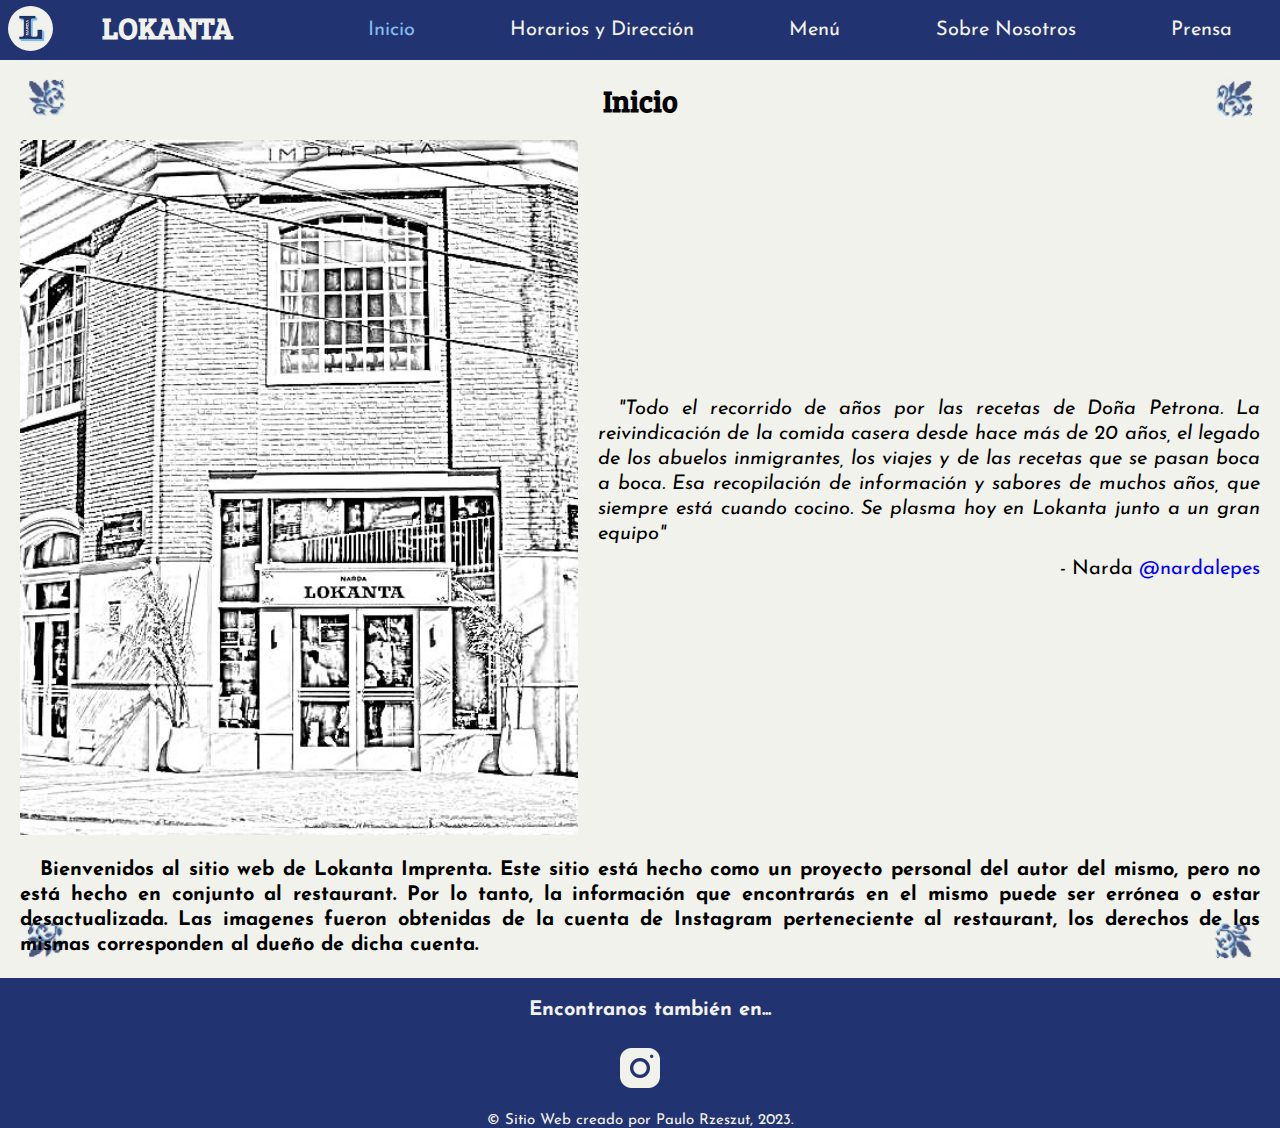
<file: index.html>
<!DOCTYPE html>
<html lang="en">
<head>
    <meta charset="UTF-8">
    <meta http-equiv="X-UA-Compatible" content="IE=edge">
    <meta name="viewport" content="width=device-width, initial-scale=1.0">
    <title>Inicio</title>
    <meta name="title" content="Inicio">
    <meta name="description" content="Sitio web de práctica realizado en base al restaurant Lokanta. No es un sitio oficial, por lo que el contenido puede ser erróneo o estar desactualizado.">
    <meta name="keywords" content="restaurant, lokanta, narda, lepes, narda lepes, inicio, práctica">
    <meta name="robots" content="index, follow">
    <meta http-equiv="Content-Type" content="text/html; charset=utf-8">
    <meta name="language" content="Spanish">


    <!-- Google Fonts -->
    <link rel="preconnect" href="https://fonts.googleapis.com">
    <link rel="preconnect" href="https://fonts.gstatic.com" crossorigin>
    <link href="https://fonts.googleapis.com/css2?family=Bree+Serif&family=Josefin+Sans:wght@300&display=swap" rel="stylesheet">

    <!-- Favicon -->
    <link rel="apple-touch-icon" sizes="180x180" href="./images/apple-touch-icon.png">
    <link rel="icon" type="image/png" sizes="32x32" href="./images/favicon-32x32.png">
    <link rel="icon" type="image/png" sizes="16x16" href="./images/favicon-16x16.png">
    <link rel="manifest" href="./images/site.webmanifest">

    <!-- CSS -->
    <link rel="stylesheet" href="./css/styles.css">
</head>
<body>
    <div class="body">
        <header class="header">
            <a href="./index.html">
                <div class="header__static">
                        <div class="header__static__logo">
                            <img src="./images/logo.webp" alt="Logo de Lokanta">
                        </div>
                        <h1 class="header__static__title">
                            LOKANTA
                        </h1>
                </div>
            </a>
            <nav class="header__navbar">
                <div class="header__navbar__icon">
                    <div class="header__navbar__icon__line">
                    </div>
                    <div class="header__navbar__icon__line">
                    </div>
                    <div class="header__navbar__icon__line">
                    </div>
                </div>
                <ul class="header__navbar__ul">
                    <li class="header__navbar__ul__li active">
                        <a href="./index.html">
                            Inicio
                        </a>
                    </li>
                    <li class="header__navbar__ul__li">
                        <a href="./pages/horarios.html">
                            Horarios y Dirección
                        </a>
                    </li>
                    <li class="header__navbar__ul__li">
                        <a href="./pages/menu.html">
                            Menú
                        </a>
                    </li>
                    <li class="header__navbar__ul__li">
                        <a href="./pages/sobreNosotros.html">
                            Sobre Nosotros
                        </a>
                    </li>
                    <li class="header__navbar__ul__li">
                        <a href="./pages/prensa.html">
                            Prensa
                        </a>
                    </li>
                </ul>
            </nav>
        </header>
        <main class="index">
            <div class="esquinero__contenedor">
                <div class="esquinero bl">
                    <img src="./images/esquinero4.png" alt="Imagen tipo mosaico para decorar esquina">
                </div>
                <div class="esquinero br">
                    <img src="./images/esquinero1.png" alt="Imagen tipo mosaico para decorar esquina">
                </div>
                <div class="esquinero tl">
                    <img src="./images/esquinero3.png" alt="Imagen tipo mosaico para decorar esquina">
                </div>
                <div class="esquinero tr">
                    <img src="./images/esquinero2.png" alt="Imagen tipo mosaico para decorar esquina">
                </div>
            </div>
            <h2>
                Inicio
            </h2>
            <div class="index__container">
                <aside class="index__aside">
                    <img src="./images/imagen_lokanta.jpg" alt="Fachada del restaurant Lokanta.">
                </aside>
                <section class="index__section">
                    <p class="index__section__cita">
                        "Todo el recorrido de años por las recetas de Doña Petrona. La reivindicación de la comida casera 
                        desde hace más de 20 años, el legado de los abuelos inmigrantes, los viajes y de las recetas que se pasan boca a boca. 
                        Esa recopilación de información y sabores de muchos años, que siempre está cuando cocino. Se plasma hoy en Lokanta junto a un gran equipo"
                    </p>
                    <p class="index__section__autor">
                        - Narda <a href="https://www.instagram.com/nardalepes/?hl=es">@nardalepes</a>
                    </p>
                </section>
            </div>
            <section>
                <p class="index__section__aclaracion">
                    Bienvenidos al sitio web de Lokanta Imprenta. Este sitio está hecho como un proyecto personal del autor del mismo,
                    pero no está hecho en conjunto al restaurant. Por lo tanto, la información que encontrarás en el mismo puede ser
                    errónea o estar desactualizada. Las imagenes fueron obtenidas de la cuenta de Instagram perteneciente al restaurant,
                    los derechos de las mismas corresponden al dueño de dicha cuenta.
                </p>
            </section>
        </main>
        <footer class="footer">
            <div class="footer__redes">
                <p>
                    Encontranos también en...
                </p>
                <ul>
                    <li>
                        <a href="https://www.instagram.com/lokantaimprenta/?hl=es">
                            <img src="./images/icono_instagram.png" alt="Icono de Instagram">
                        </a>
                    </li>
                </ul>
            </div>
            <a href="https://paulo.ar" target="_blank">
                © Sitio Web creado por Paulo Rzeszut, 2023.
            </a>
        </footer>
    </div>
</body>
<script src="./js/scripts.js"></script>
</html>
</file>
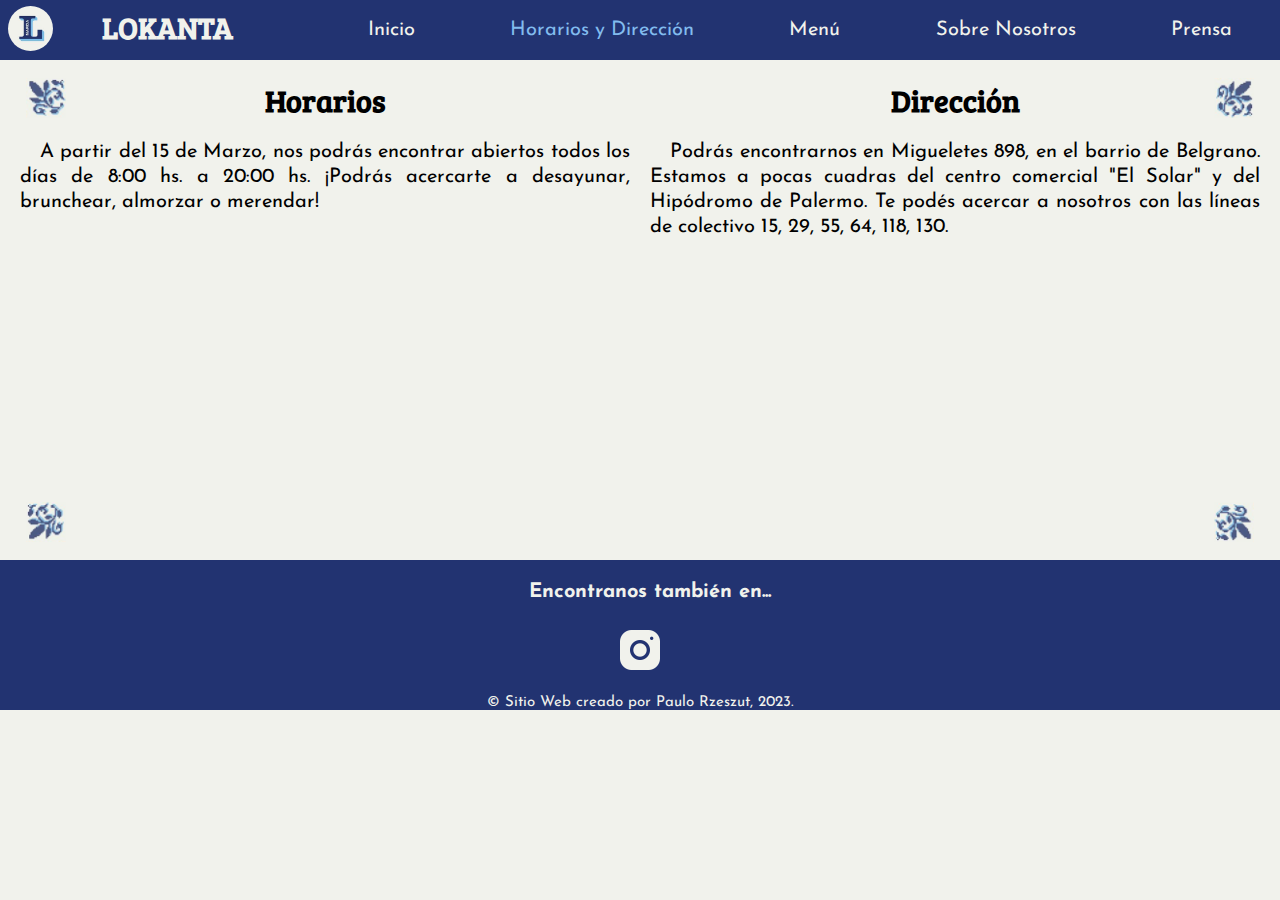
<file: pages/horarios.html>
<!DOCTYPE html>
<html lang="en">
<head>
    <meta charset="UTF-8">
    <meta http-equiv="X-UA-Compatible" content="IE=edge">
    <meta name="viewport" content="width=device-width, initial-scale=1.0">
    <title>Horarios y Dirección</title>
    <meta name="title" content="Horarios y Dirección">
    <meta name="description" content="Sitio web de práctica realizado en base al restaurant Lokanta. No es un sitio oficial, por lo que el contenido puede ser erróneo o estar desactualizado. En esta página encontrarás los horarios y dirección del restaurant.">
    <meta name="keywords" content="restaurant, lokanta, narda, lepes, narda lepes, inicio, práctica, horarios, dirección">
    <meta name="robots" content="index, follow">
    <meta http-equiv="Content-Type" content="text/html; charset=utf-8">
    <meta name="language" content="Spanish">


    <!-- Google Fonts -->
    <link rel="preconnect" href="https://fonts.googleapis.com">
    <link rel="preconnect" href="https://fonts.gstatic.com" crossorigin>
    <link href="https://fonts.googleapis.com/css2?family=Bree+Serif&family=Josefin+Sans:wght@300&display=swap" rel="stylesheet">

    <!-- Favicon -->
    <link rel="apple-touch-icon" sizes="180x180" href="../images/apple-touch-icon.png">
    <link rel="icon" type="image/png" sizes="32x32" href="../images/favicon-32x32.png">
    <link rel="icon" type="image/png" sizes="16x16" href="../images/favicon-16x16.png">
    <link rel="manifest" href="../images/site.webmanifest">

    <!-- CSS -->
    <link rel="stylesheet" href="../css/styles.css">
</head>
<body>
    <div class="body">
        <header class="header">
            <a href="../index.html">
                <div class="header__static">
                        <div class="header__static__logo">
                            <img src="../images/logo.webp" alt="Logo de Lokanta">
                        </div>
                        <h1 class="header__static__title">
                            LOKANTA
                        </h1>
                </div>
            </a>
            <nav class="header__navbar">
                <div class="header__navbar__icon">
                    <div class="header__navbar__icon__line">
                    </div>
                    <div class="header__navbar__icon__line">
                    </div>
                    <div class="header__navbar__icon__line">
                    </div>
                </div>
                <ul class="header__navbar__ul">
                    <li class="header__navbar__ul__li">
                        <a href="../index.html">
                            Inicio
                        </a>
                    </li>
                    <li class="header__navbar__ul__li active">
                        <a href="./horarios.html">
                            Horarios y Dirección
                        </a>
                    </li>
                    <li class="header__navbar__ul__li">
                        <a href="./menu.html">
                            Menú
                        </a>
                    </li>
                    <li class="header__navbar__ul__li">
                        <a href="./sobreNosotros.html">
                            Sobre Nosotros
                        </a>
                    </li>
                    <li class="header__navbar__ul__li">
                        <a href="./prensa.html">
                            Prensa
                        </a>
                    </li>
                </ul>
            </nav>
        </header>
        <main class="horarios">
            <div class="esquinero__contenedor">
                <div class="esquinero bl">
                    <img src="../images/esquinero4.png" alt="Imagen tipo mosaico para decorar esquina">
                </div>
                <div class="esquinero br">
                    <img src="../images/esquinero1.png" alt="Imagen tipo mosaico para decorar esquina">
                </div>
                <div class="esquinero tl">
                    <img src="../images/esquinero3.png" alt="Imagen tipo mosaico para decorar esquina">
                </div>
                <div class="esquinero tr">
                    <img src="../images/esquinero2.png" alt="Imagen tipo mosaico para decorar esquina">
                </div>
            </div>
            <div class="horarios__container">
                <section class="horarios__horarios">
                    <h2>
                        Horarios
                    </h2>
                    <p>
                        A partir del 15 de Marzo, nos podrás encontrar abiertos todos los días de 8:00 hs. a 20:00 hs. ¡Podrás
                        acercarte a desayunar, brunchear, almorzar o merendar!
                    </p>
                </section>
                <section class="horarios__direccion">
                    <h2>
                        Dirección
                    </h2>
                    <p>
                        Podrás encontrarnos en Migueletes 898, en el barrio de Belgrano. Estamos a pocas cuadras del
                        centro comercial "El Solar" y del Hipódromo de Palermo. Te podés acercar a nosotros con las líneas de colectivo
                        15, 29, 55, 64, 118, 130.
                    </p>
                    <iframe class="horarios__direccion__mapa--sm" src="https://www.google.com/maps/embed?pb=!1m18!1m12!1m3!1d821.3803234085191!2d-58.43530785442924!3d-34.56567402810021!2m3!1f0!2f0!3f0!3m2!1i1024!2i768!4f13.1!3m3!1m2!1s0x95bcb5faa193dadd%3A0x70ceb3e62f73f6d3!2sLokanta%20Imprenta!5e0!3m2!1ses!2sar!4v1679504520304!5m2!1ses!2sar" width="250" height="250" style="border:0;" allowfullscreen="" loading="lazy" referrerpolicy="no-referrer-when-downgrade" aria-label="Mapa con la ubicación del restaurant."></iframe>
                    <iframe class="horarios__direccion__mapa--md" src="https://www.google.com/maps/embed?pb=!1m18!1m12!1m3!1d821.3803234085191!2d-58.43530785442924!3d-34.56567402810021!2m3!1f0!2f0!3f0!3m2!1i1024!2i768!4f13.1!3m3!1m2!1s0x95bcb5faa193dadd%3A0x70ceb3e62f73f6d3!2sLokanta%20Imprenta!5e0!3m2!1ses!2sar!4v1679504520304!5m2!1ses!2sar" width="400" height="300" style="border:0;" allowfullscreen="" loading="lazy" referrerpolicy="no-referrer-when-downgrade" aria-label="Mapa con la ubicación del restaurant."></iframe>
                </section>
            </div>
        </main>
        <footer class="footer">
            <div class="footer__redes">
                <p>
                    Encontranos también en...
                </p>
                <ul>
                    <li>
                        <a href="https://www.instagram.com/lokantaimprenta/?hl=es">
                            <img src="../images/icono_instagram.png" alt="Icono de Instagram">
                        </a>
                    </li>
                </ul>
            </div>
            <a href="https://paulo.ar" target="_blank">
                © Sitio Web creado por Paulo Rzeszut, 2023.
            </a>
        </footer>
    </div>
</body>
<script src="../js/scripts.js"></script>
</html>
</file>
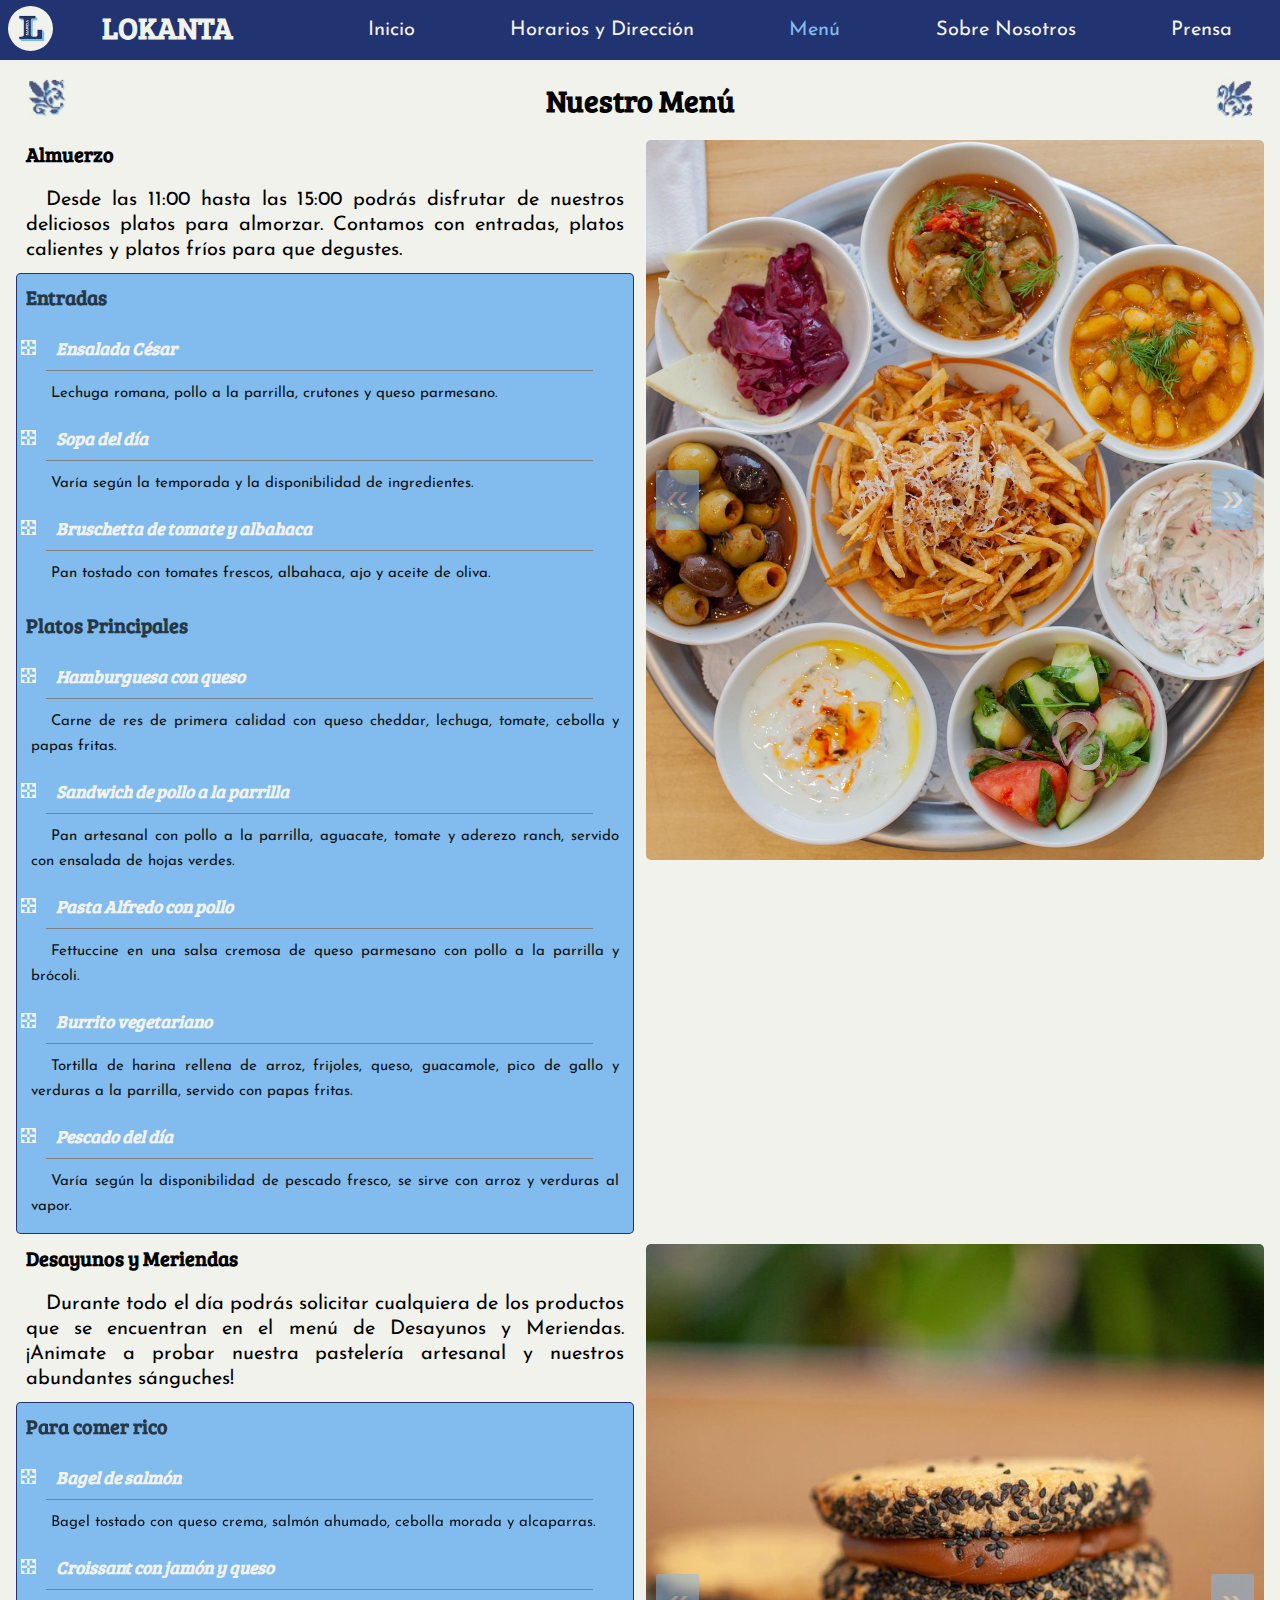
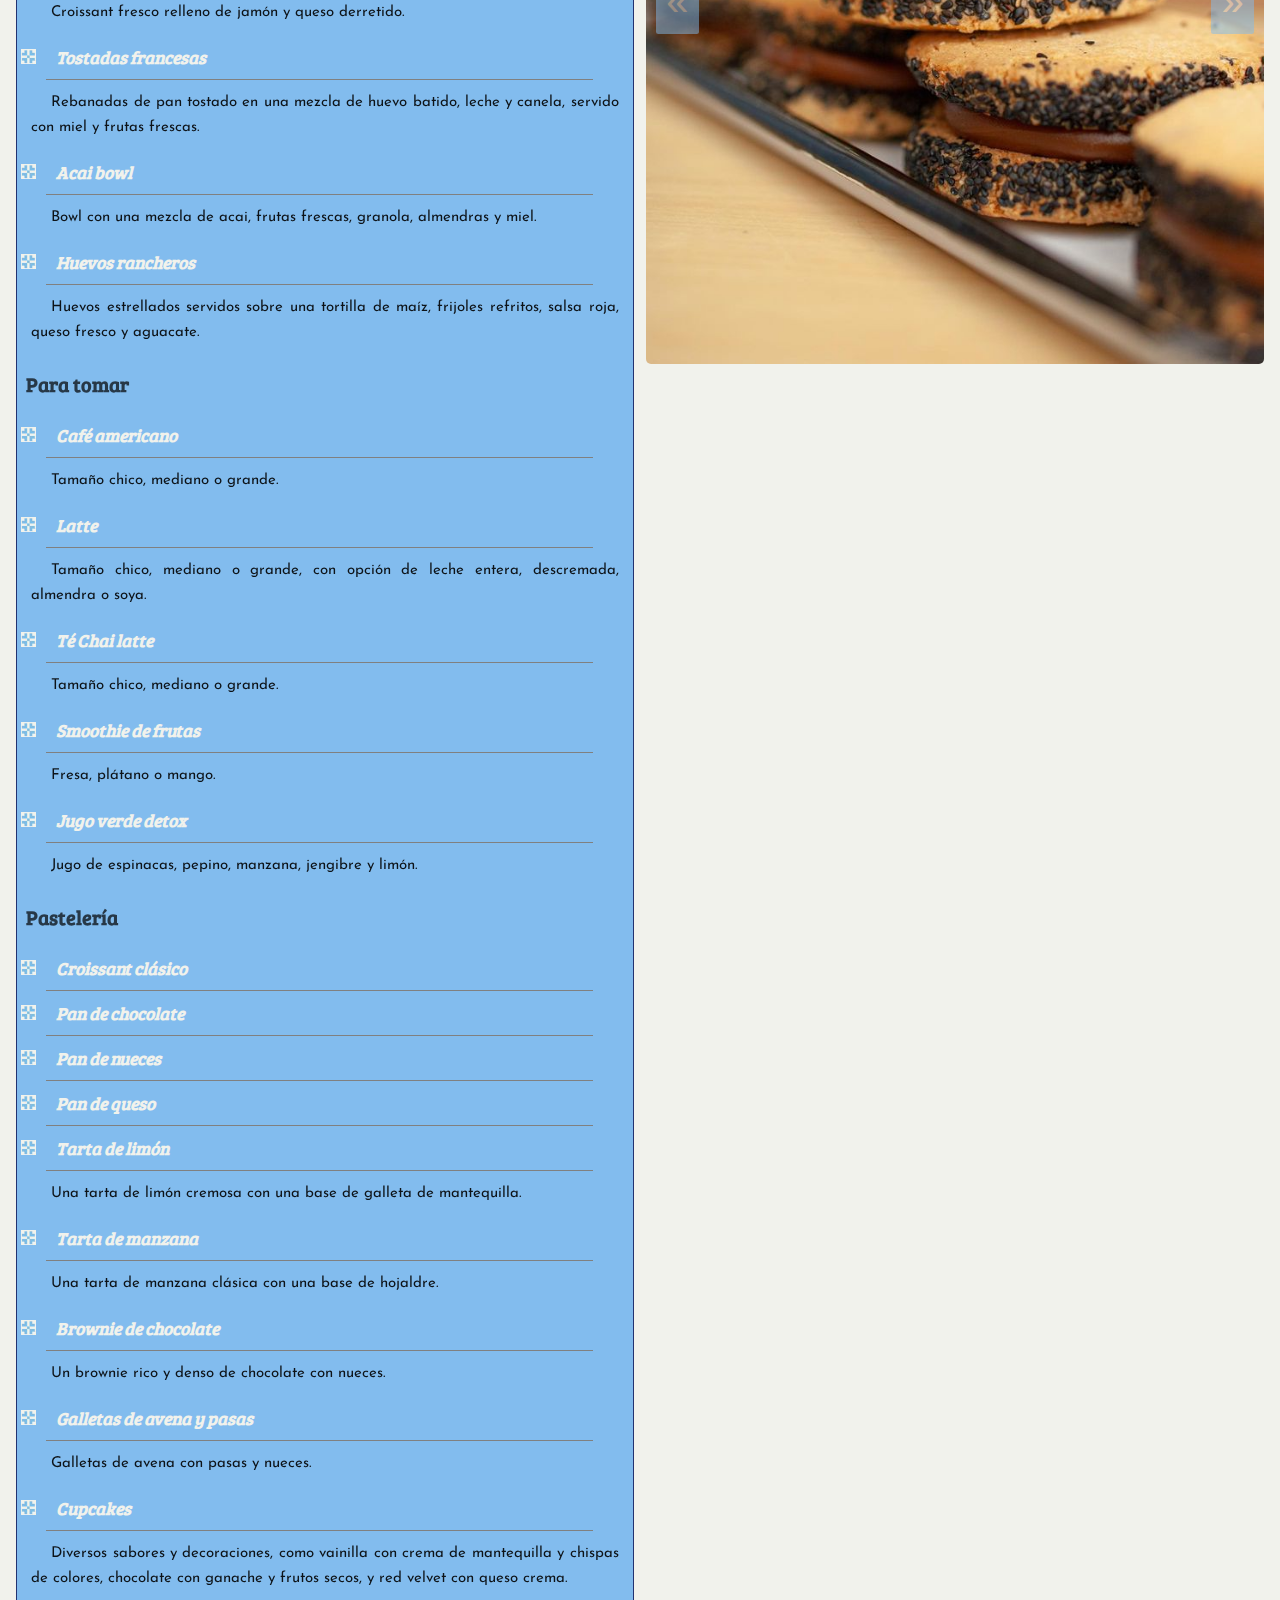
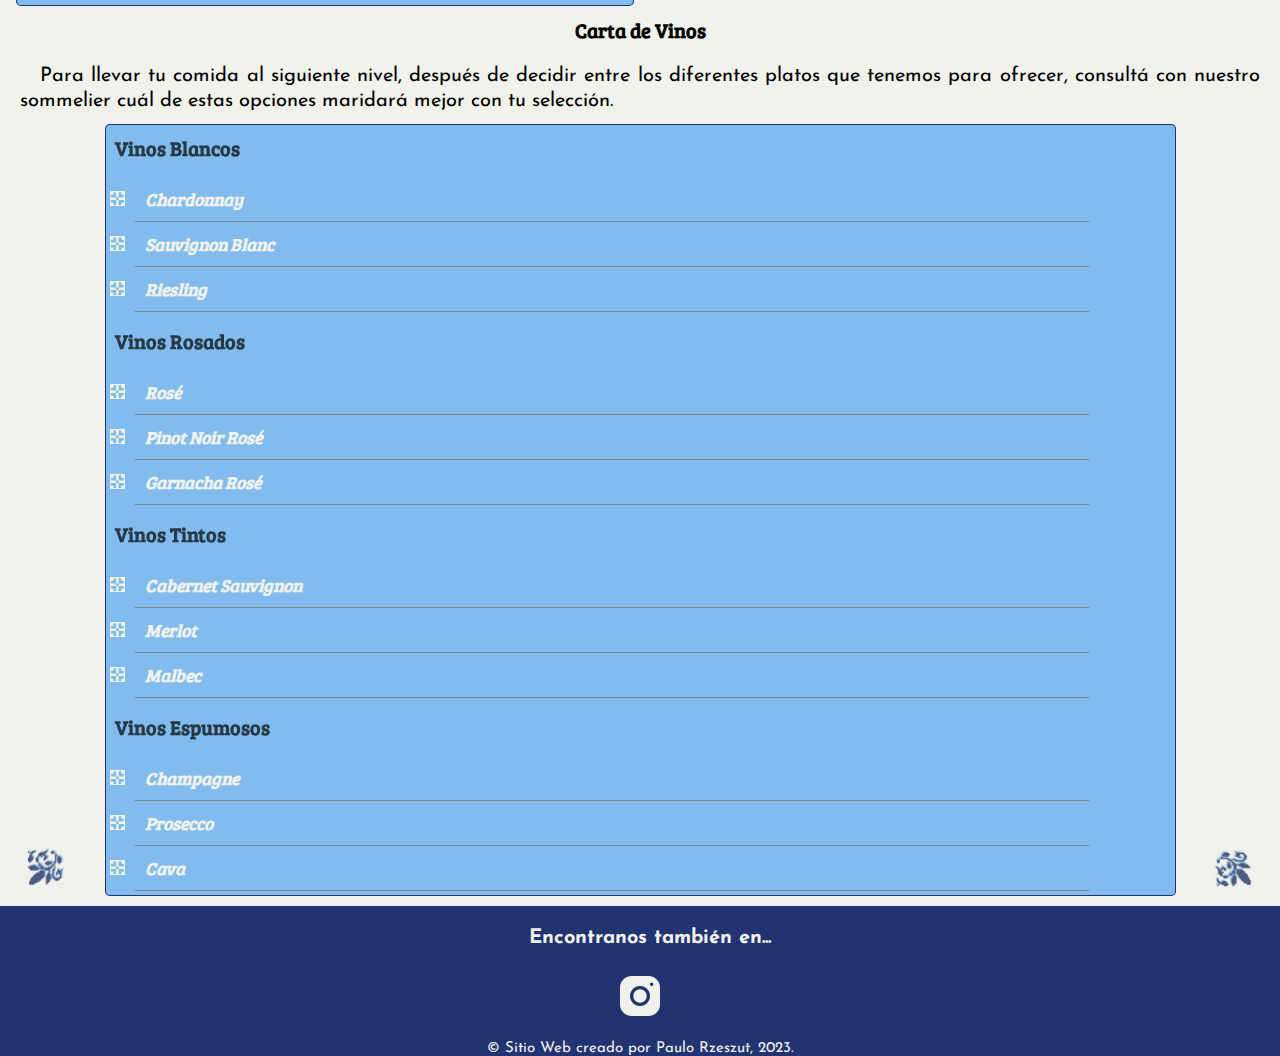
<file: pages/menu.html>
<!DOCTYPE html>
<html lang="en">
<head>
    <meta charset="UTF-8">
    <meta http-equiv="X-UA-Compatible" content="IE=edge">
    <meta name="viewport" content="width=device-width, initial-scale=1.0">
    <title>Horarios y Dirección</title>
    <meta name="title" content="Horarios y Dirección">
    <meta name="description" content="Sitio web de práctica realizado en base al restaurant Lokanta. No es un sitio oficial, por lo que el contenido puede ser erróneo o estar desactualizado. En esta página encontrarás los horarios y dirección del restaurant.">
    <meta name="keywords" content="restaurant, lokanta, narda, lepes, narda lepes, inicio, práctica, horarios, dirección">
    <meta name="robots" content="index, follow">
    <meta http-equiv="Content-Type" content="text/html; charset=utf-8">
    <meta name="language" content="Spanish">


    <!-- Google Fonts -->
    <link rel="preconnect" href="https://fonts.googleapis.com">
    <link rel="preconnect" href="https://fonts.gstatic.com" crossorigin>
    <link href="https://fonts.googleapis.com/css2?family=Bree+Serif&family=Josefin+Sans:wght@300&display=swap" rel="stylesheet">

    <!-- Favicon -->
    <link rel="apple-touch-icon" sizes="180x180" href="../images/apple-touch-icon.png">
    <link rel="icon" type="image/png" sizes="32x32" href="../images/favicon-32x32.png">
    <link rel="icon" type="image/png" sizes="16x16" href="../images/favicon-16x16.png">
    <link rel="manifest" href="../images/site.webmanifest">

    <!-- CSS -->
    <link rel="stylesheet" href="../css/styles.css">
</head>
<body>
    <div class="body">
        <header class="header">
            <a href="../index.html">
                <div class="header__static">
                        <div class="header__static__logo">
                            <img src="../images/logo.webp" alt="Logo de Lokanta">
                        </div>
                        <h1 class="header__static__title">
                            LOKANTA
                        </h1>
                </div>
            </a>
            <nav class="header__navbar">
                <div class="header__navbar__icon">
                    <div class="header__navbar__icon__line">
                    </div>
                    <div class="header__navbar__icon__line">
                    </div>
                    <div class="header__navbar__icon__line">
                    </div>
                </div>
                <ul class="header__navbar__ul">
                    <li class="header__navbar__ul__li">
                        <a href="../index.html">
                            Inicio
                        </a>
                    </li>
                    <li class="header__navbar__ul__li">
                        <a href="./horarios.html">
                            Horarios y Dirección
                        </a>
                    </li>
                    <li class="header__navbar__ul__li active">
                        <a href="./menu.html">
                            Menú
                        </a>
                    </li>
                    <li class="header__navbar__ul__li">
                        <a href="./sobreNosotros.html">
                            Sobre Nosotros
                        </a>
                    </li>
                    <li class="header__navbar__ul__li">
                        <a href="./prensa.html">
                            Prensa
                        </a>
                    </li>
                </ul>
            </nav>
        </header>
        <main class="menu">
            <div class="esquinero__contenedor">
                <div class="esquinero bl">
                    <img src="../images/esquinero4.png" alt="Imagen tipo mosaico para decorar esquina">
                </div>
                <div class="esquinero br">
                    <img src="../images/esquinero1.png" alt="Imagen tipo mosaico para decorar esquina">
                </div>
                <div class="esquinero tl">
                    <img src="../images/esquinero3.png" alt="Imagen tipo mosaico para decorar esquina">
                </div>
                <div class="esquinero tr">
                    <img src="../images/esquinero2.png" alt="Imagen tipo mosaico para decorar esquina">
                </div>
            </div>
            <h2>
                Nuestro Menú
            </h2>
            <div class="menu__container">
                <section class="menu__section">
                    <h3>
                        Almuerzo
                    </h3>
                    <p>
                        Desde las 11:00 hasta las 15:00 podrás disfrutar de nuestros deliciosos platos para almorzar.
                        Contamos con entradas, platos calientes y platos fríos para que degustes.
                    </p>
                    <div class="comidas">
                        <h3>
                            Entradas
                        </h3>
                        <ul>
                            <li>
                                <h4>
                                    Ensalada César
                                </h4>
                                <p>
                                    Lechuga romana, pollo a la parrilla, crutones y queso parmesano.
                                </p>
                            </li>
                            <li>
                                <h4>
                                    Sopa del día
                                </h4>
                                <p>
                                    Varía según la temporada y la disponibilidad de ingredientes.
                                </p>
                            </li>
                            <li>
                                <h4>
                                    Bruschetta de tomate y albahaca
                                </h4>
                                <p>
                                    Pan tostado con tomates frescos, albahaca, ajo y aceite de oliva.
                                </p>
                            </li>
                        </ul>
                        <h3>
                            Platos Principales
                        </h3>
                        <ul>
                            <li>
                                <h4>
                                    Hamburguesa con queso
                                </h4>
                                <p>
                                    Carne de res de primera calidad con queso cheddar, lechuga, tomate, cebolla y papas fritas.
                                </p>
                            </li>
                            <li>
                                <h4>
                                    Sandwich de pollo a la parrilla
                                </h4>
                                <p>
                                    Pan artesanal con pollo a la parrilla, aguacate, tomate y aderezo ranch, servido con ensalada de hojas verdes.
                                </p>
                            </li>
                            <li>
                                <h4>
                                    Pasta Alfredo con pollo
                                </h4>
                                <p>
                                    Fettuccine en una salsa cremosa de queso parmesano con pollo a la parrilla y brócoli.
                                </p>
                            </li>
                            <li>
                                <h4>
                                    Burrito vegetariano
                                </h4>
                                <p>
                                    Tortilla de harina rellena de arroz, frijoles, queso, guacamole, pico de gallo y verduras a la parrilla, servido con papas fritas.
                                </p>
                            </li>
                            <li>
                                <h4>
                                    Pescado del día
                                </h4>
                                <p>
                                    Varía según la disponibilidad de pescado fresco, se sirve con arroz y verduras al vapor.
                                </p>
                            </li>
                        </ul>
                    </div>
                </section>
                <aside class="menu__imagenes">
                    <div class="menu__imagenes__sm">
                        <img src="../images/almuerzo01.webp" alt="Foto de comida 1.">
                    </div>
                    <div class="menu__imagenes__md carousel" data-carousel>
                        <button class="carousel__boton prev" data-carousel-button="prev">&#171;</button>
                        <button class="carousel__boton next" data-carousel-button="next">&#187;</button>
                        <ul data-slides>
                            <li class="slide" data-active>
                                <img src="../images/almuerzo01.webp" alt="Foto de comida 1">
                            </li>
                            <li class="slide">
                                <img src="../images/almuerzo02.webp" alt="Foto de comida 2">
                            </li>
                            <li class="slide">
                                <img src="../images/almuerzo03.webp" alt="Foto de comida 3">
                            </li>
                            <li class="slide">
                                <img src="../images/almuerzo04.webp" alt="Foto de comida 4">
                            </li>
                        </ul>
                    </div>
                </aside>
            </div>
            <div class="menu__container">
                <section class="menu__section menu__desayunoMerienda">
                    <h3>
                        Desayunos y Meriendas
                    </h3>
                    <p>
                    Durante todo el día podrás solicitar cualquiera de los productos que se encuentran en el menú
                    de Desayunos y Meriendas. ¡Animate a probar nuestra pastelería artesanal y nuestros abundantes sánguches!
                    </p>
                    <div class="comidas">
                        <h3>
                            Para comer rico
                        </h3>
                        <ul>
                            <li>
                                <h4>
                                    Bagel de salmón
                                </h4>
                                <p>
                                    Bagel tostado con queso crema, salmón ahumado, cebolla morada y alcaparras.
                                </p>
                            </li>
                            <li>
                                <h4>
                                    Croissant con jamón y queso
                                </h4>
                                <p>
                                    Croissant fresco relleno de jamón y queso derretido.
                                </p>
                            </li>
                            <li>
                                <h4>
                                    Tostadas francesas
                                </h4>
                                <p>
                                    Rebanadas de pan tostado en una mezcla de huevo batido, leche y canela, servido con miel y frutas frescas.
                                </p>
                            </li>
                            <li>
                                <h4>
                                    Acai bowl
                                </h4>
                                <p>
                                    Bowl con una mezcla de acai, frutas frescas, granola, almendras y miel.
                                </p>
                            </li>
                            <li>
                                <h4>
                                    Huevos rancheros
                                </h4>
                                <p>
                                    Huevos estrellados servidos sobre una tortilla de maíz, frijoles refritos, salsa roja, queso fresco y aguacate.
                                </p>
                            </li>
                        </ul>
                        <h3>
                            Para tomar
                        </h3>
                        <ul>
                            <li>
                                <h4>
                                    Café americano
                                </h4>
                                <p>
                                    Tamaño chico, mediano o grande.
                                </p>
                            </li>
                            <li>
                                <h4>
                                    Latte 
                                </h4>
                                <p>
                                    Tamaño chico, mediano o grande, con opción de leche entera, descremada, almendra o soya.
                                </p>
                            </li>
                            <li>
                                <h4>
                                    Té Chai latte
                                </h4>
                                <p>
                                    Tamaño chico, mediano o grande.
                                </p>
                            </li>
                            <li>
                                <h4>
                                    Smoothie de frutas
                                </h4>
                                <p>
                                    Fresa, plátano o mango.
                                </p>
                            </li>
                            <li>
                                <h4>
                                    Jugo verde detox
                                </h4>
                                <p>
                                    Jugo de espinacas, pepino, manzana, jengibre y limón.
                                </p>
                        </ul>
                        <h3>
                            Pastelería
                        </h3>
                        <ul>
                            <li>
                                <h4>
                                    Croissant clásico
                                </h4>
                            </li>
                            <li>
                                <h4>
                                    Pan de chocolate
                                </h4>
                            </li>
                            <li>
                                <h4>
                                    Pan de nueces
                                </h4>
                            </li>
                            <li>
                                <h4>
                                    Pan de queso
                                </h4>
                            </li>
                            <li>
                                <h4>
                                    Tarta de limón
                                </h4>
                                <p>
                                    Una tarta de limón cremosa con una base de galleta de mantequilla.
                                </p>
                            </li>
                            <li>
                                <h4>
                                    Tarta de manzana
                                </h4>
                                <p>
                                    Una tarta de manzana clásica con una base de hojaldre.
                                </p>
                            </li>
                            <li>
                                <h4>
                                    Brownie de chocolate
                                </h4>
                                <p>
                                    Un brownie rico y denso de chocolate con nueces.
                                </p>
                            </li>
                            <li>
                                <h4>
                                    Galletas de avena y pasas
                                </h4>
                                <p>
                                    Galletas de avena con pasas y nueces.
                                </p>
                            </li>
                            <li>
                                <h4>
                                    Cupcakes 
                                </h4>
                                <p>
                                    Diversos sabores y decoraciones, como vainilla con crema de mantequilla y chispas de colores, chocolate con ganache y frutos secos, y red velvet con queso crema.
                                </p>
                            </li>
                        </ul>
                    </div>
                </section>
                <aside class="menu__imagenes">
                    <div class="menu__imagenes__sm">
                        <img src="../images/desayuno01.webp" alt="Foto de desayuno 1.">
                    </div>
                    <div class="menu__imagenes__md carousel" data-carousel>
                        <button class="carousel__boton prev" data-carousel-button="prev">&#171;</button>
                        <button class="carousel__boton next" data-carousel-button="next">&#187;</button>
                        <ul data-slides>
                            <li class="slide" data-active>
                                <img src="../images/desayuno01.webp" alt="Foto de desayuno 1.">
                            </li>
                            <li class="slide">
                                <img src="../images/desayuno02.webp" alt="Foto de desayuno 2.">
                            </li>
                            <li class="slide">
                                <img src="../images/desayuno03.webp" alt="Foto de desayuno 3.">
                            </li>
                            <li class="slide">
                                <img src="../images/desayuno04.webp" alt="Foto de desayuno 4.">
                            </li>
                        </ul>
                    </div>
                </aside>
            </div>
            <section class="menu__section menu__vinos">
                <h3>
                    Carta de Vinos
                </h3>
                <p>
                    Para llevar tu comida al siguiente nivel, después de decidir entre los diferentes platos que tenemos para ofrecer,
                    consultá con nuestro sommelier cuál de estas opciones maridará mejor con tu selección.
                </p>
                <div class="comidas comidas__vinos">
                    <h3>
                        Vinos Blancos
                    </h3>
                    <ul>
                        <li>
                            <h4>
                                Chardonnay 
                            </h4>
                        </li>
                        <li>
                            <h4>
                                Sauvignon Blanc
                            </h4>
                        </li>
                        <li>
                            <h4>
                                Riesling 
                            </h4>
                        </li>
                    </ul>
                    <h3>
                        Vinos Rosados
                    </h3>
                    <ul>
                        <li>
                            <h4>
                                Rosé
                            </h4>
                        </li>
                        <li>
                            <h4>
                                Pinot Noir Rosé
                            </h4>
                        </li>
                        <li>
                            <h4>
                                Garnacha Rosé
                            </h4>
                        </li>
                    </ul>
                    <h3>
                        Vinos Tintos
                    </h3>
                    <ul>
                        <li>
                            <h4>
                                Cabernet Sauvignon
                            </h4>
                        </li>
                        <li>
                            <h4>
                                Merlot
                            </h4>
                        </li>
                        <li>
                            <h4>
                                Malbec
                            </h4>
                        </li>
                    </ul>
                    <h3>
                        Vinos Espumosos
                    </h3>
                    <ul>
                        <li>
                            <h4>
                                Champagne
                            </h4>
                        </li>
                        <li>
                            <h4>
                                Prosecco
                            </h4>
                        </li>
                        <li>
                            <h4>
                                Cava
                            </h4>
                        </li>
                    </ul>
                </div>
            </section>
        </main>
        <footer class="footer">
            <div class="footer__redes">
                <p>
                    Encontranos también en...
                </p>
                <ul>
                    <li>
                        <a href="https://www.instagram.com/lokantaimprenta/?hl=es">
                            <img src="../images/icono_instagram.png" alt="Icono de Instagram">
                        </a>
                    </li>
                </ul>
            </div>
            <a href="https://paulo.ar" target="_blank">
                © Sitio Web creado por Paulo Rzeszut, 2023.
            </a>
        </footer>
    </div>
</body>
<script src="../js/scripts.js"></script>
<script src="../js/carousel.js" defer></script>
</html>
</file>
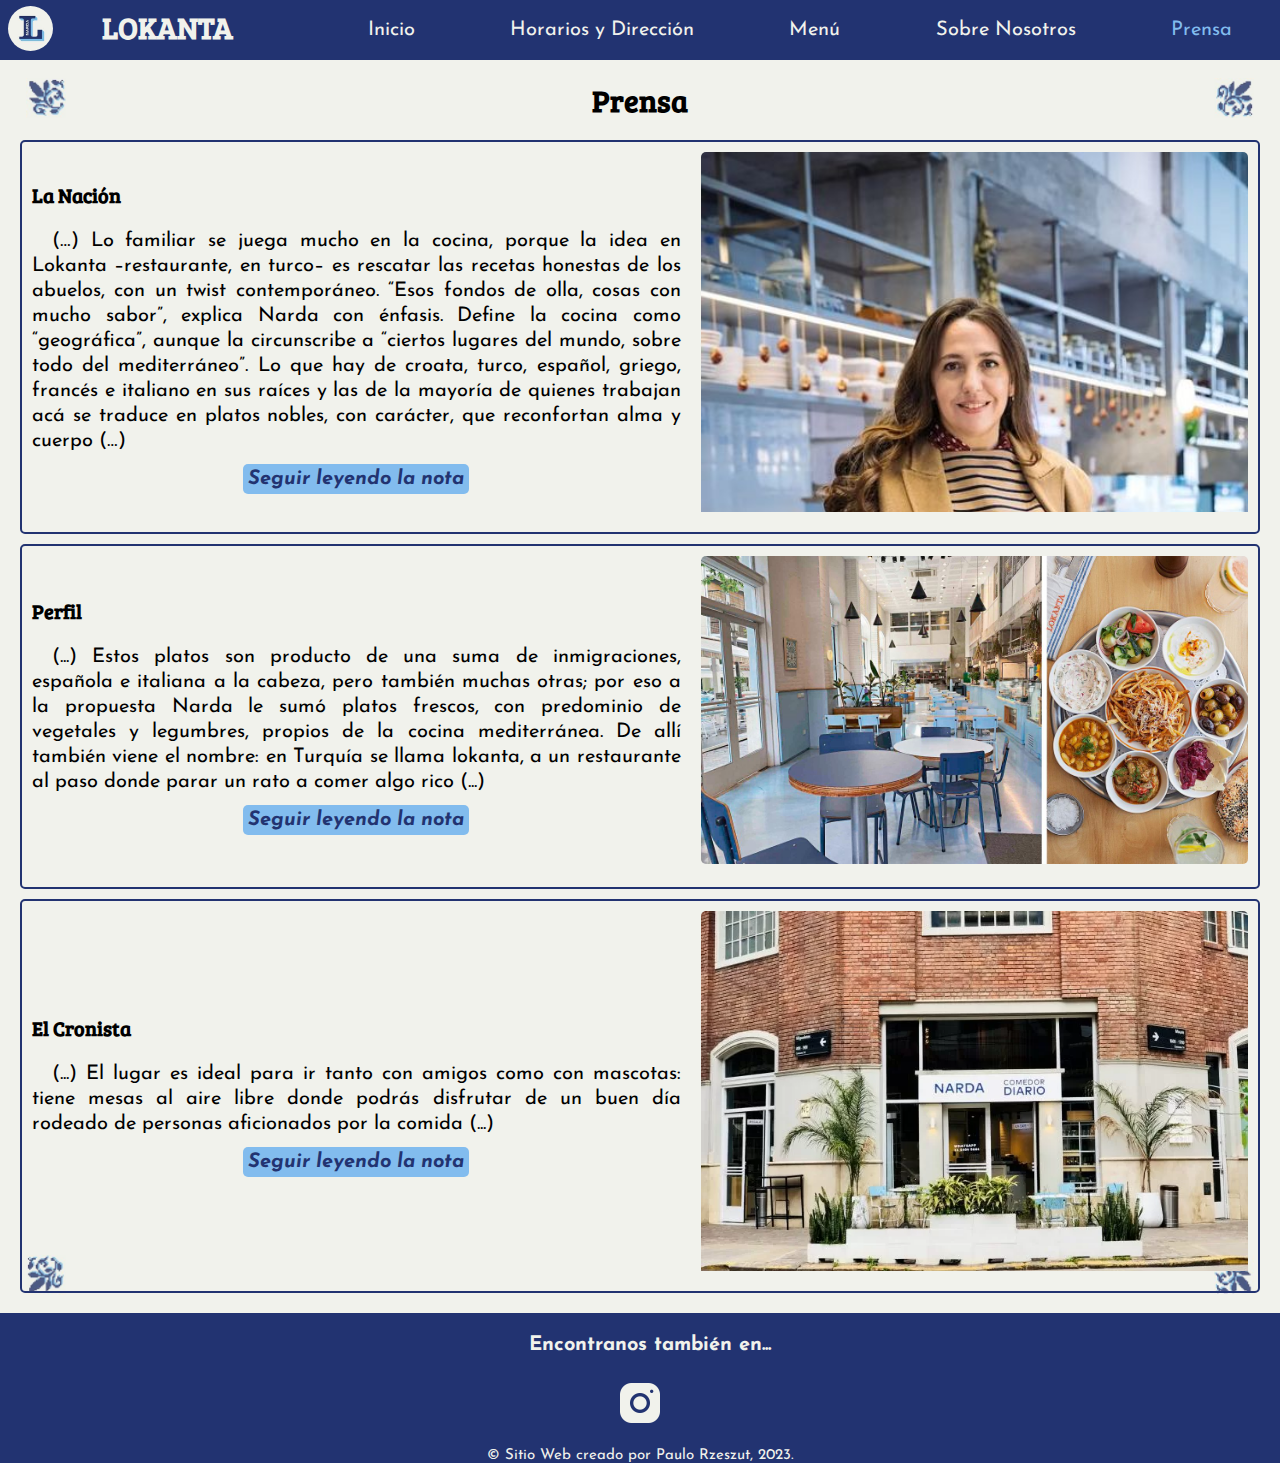
<file: pages/prensa.html>
<!DOCTYPE html>
<html lang="en">
<head>
    <meta charset="UTF-8">
    <meta http-equiv="X-UA-Compatible" content="IE=edge">
    <meta name="viewport" content="width=device-width, initial-scale=1.0">
    <title>Prensa</title>
    <meta name="title" content="Prensa">
    <meta name="description" content="Sitio web de práctica realizado en base al restaurant Lokanta. No es un sitio oficial, por lo que el contenido puede ser erróneo o estar desactualizado. En esta página encontrarás notas preiodísticas sobre el restaurant y su autora.">
    <meta name="keywords" content="restaurant, lokanta, narda, lepes, narda lepes, inicio, práctica, prensa">
    <meta name="robots" content="index, follow">
    <meta http-equiv="Content-Type" content="text/html; charset=utf-8">
    <meta name="language" content="Spanish">


    <!-- Google Fonts -->
    <link rel="preconnect" href="https://fonts.googleapis.com">
    <link rel="preconnect" href="https://fonts.gstatic.com" crossorigin>
    <link href="https://fonts.googleapis.com/css2?family=Bree+Serif&family=Josefin+Sans:wght@300&display=swap" rel="stylesheet">

    <!-- Favicon -->
    <link rel="apple-touch-icon" sizes="180x180" href="../images/apple-touch-icon.png">
    <link rel="icon" type="image/png" sizes="32x32" href="../images/favicon-32x32.png">
    <link rel="icon" type="image/png" sizes="16x16" href="../images/favicon-16x16.png">
    <link rel="manifest" href="../images/site.webmanifest">

    <!-- CSS -->
    <link rel="stylesheet" href="../css/styles.css">
</head>
<body>
    <div class="body">
        <header class="header">
            <a href="../index.html">
                <div class="header__static">
                        <div class="header__static__logo">
                            <img src="../images/logo.webp" alt="Logo de Lokanta">
                        </div>
                        <h1 class="header__static__title">
                            LOKANTA
                        </h1>
                </div>
            </a>
            <nav class="header__navbar">
                <div class="header__navbar__icon">
                    <div class="header__navbar__icon__line">
                    </div>
                    <div class="header__navbar__icon__line">
                    </div>
                    <div class="header__navbar__icon__line">
                    </div>
                </div>
                <ul class="header__navbar__ul">
                    <li class="header__navbar__ul__li">
                        <a href="../index.html">
                            Inicio
                        </a>
                    </li>
                    <li class="header__navbar__ul__li">
                        <a href="./horarios.html">
                            Horarios y Dirección
                        </a>
                    </li>
                    <li class="header__navbar__ul__li">
                        <a href="./menu.html">
                            Menú
                        </a>
                    </li>
                    <li class="header__navbar__ul__li">
                        <a href="./sobreNosotros.html">
                            Sobre Nosotros
                        </a>
                    </li>
                    <li class="header__navbar__ul__li active">
                        <a href="./prensa.html">
                            Prensa
                        </a>
                    </li>
                </ul>
            </nav>
        </header>
        <main class="prensa">
            <div class="esquinero__contenedor">
                <div class="esquinero bl">
                    <img src="../images/esquinero4.png" alt="Imagen tipo mosaico para decorar esquina">
                </div>
                <div class="esquinero br">
                    <img src="../images/esquinero1.png" alt="Imagen tipo mosaico para decorar esquina">
                </div>
                <div class="esquinero tl">
                    <img src="../images/esquinero3.png" alt="Imagen tipo mosaico para decorar esquina">
                </div>
                <div class="esquinero tr">
                    <img src="../images/esquinero2.png" alt="Imagen tipo mosaico para decorar esquina">
                </div>
            </div>
            <h2>Prensa</h2>
            <div class="prensa__container">
                <section class="prensa__section">
                    <h3>
                        La Nación
                    </h3>
                    <p>
                        (…) Lo familiar se juega mucho en la cocina, porque la idea en Lokanta 
                        –restaurante, en turco– es rescatar las recetas honestas de los abuelos, 
                        con un twist contemporáneo. “Esos fondos de olla, cosas con mucho sabor”, 
                        explica Narda con énfasis. Define la cocina como “geográfica”, aunque la 
                        circunscribe a “ciertos lugares del mundo, sobre todo del mediterráneo”. 
                        Lo que hay de croata, turco, español, griego, francés e italiano en sus 
                        raíces y las de la mayoría de quienes trabajan acá se traduce en platos 
                        nobles, con carácter, que reconfortan alma y cuerpo (…)
                    </p>
                    <a href="https://www.lanacion.com.ar/revista-lugares/narda-lepes-lokanta-su-nuevo-restaurante-que-reivindica-la-cocina-de-los-inmigrantes-nid21072022/"> Seguir leyendo la nota</a>
                </section>
                <aside class="prensa__aside fade-in-der">
                    <img src="../images/imagen_narda.jpg" alt="Narda en Lokanta." name="LaNacion">
                    <label for="LaNacion">
                        @revistalugares
                        <br>
                        @cintiacolangelo
                        <br>
                        Imagen de @denisegiovaneli
                    </label>
                </aside>
            </div>
            <div class="prensa__container">
                <section class="prensa__section">
                    <h3>
                        Perfil
                    </h3>
                    <p>
                        (...) Estos platos son producto de una suma de inmigraciones, 
                        española e italiana a la cabeza, pero también muchas otras; 
                        por eso a la propuesta Narda le sumó platos frescos, con predominio 
                        de vegetales y legumbres, propios de la cocina mediterránea. De allí 
                        también viene el nombre: en Turquía se llama lokanta, a un restaurante 
                        al paso donde parar un rato a comer algo rico (...)
                    </p>
                    <a href="https://noticias.perfil.com/noticias/restaurante/narda-lokanta-los-platos-preferidos-de-la-infancia-de-narda-lepes.phtml">Seguir leyendo la nota</a>
                </section>
                <aside class="prensa__aside fade-in-der">
                    <img src="../images/prensa_perfil.webp" alt="Imágenes del interior del restaurant.">
                </aside>
            </div>
            <div class="prensa__container">
                <section class="prensa__section">
                    <h3>
                        El Cronista
                    </h3>
                    <p>
                        (...) El lugar es ideal para ir tanto con amigos como con mascotas: tiene 
                        mesas al aire libre donde podrás disfrutar de un buen día rodeado de personas aficionados por la comida (...)
                    </p>
                    <a href="https://www.cronista.com/clase/gourmet/el-nuevo-resto-de-narda-lepes-hace-los-mejores-sanguches-de-todo-buenos-aires/">Seguir leyendo la nota</a>
                </section>
                <aside class="prensa__aside fade-in-der">
                    <img loading="lazy" src="../images/prensa_cronista.webp" alt="Foto de la fachada del restaurant.">
                </aside>
            </div>
        </main>
        <footer class="footer">
            <div class="footer__redes">
                <p>
                    Encontranos también en...
                </p>
                <ul>
                    <li>
                        <a href="https://www.instagram.com/lokantaimprenta/?hl=es">
                            <img loading="lazy" src="../images/icono_instagram.png" alt="Icono de Instagram">
                        </a>
                    </li>
                </ul>
            </div>
            <a href="https://paulo.ar" target="_blank">
                © Sitio Web creado por Paulo Rzeszut, 2023.
            </a>
        </footer>
    </div>
</body>
<script src="../js/scripts.js"></script>
</html>
</file>
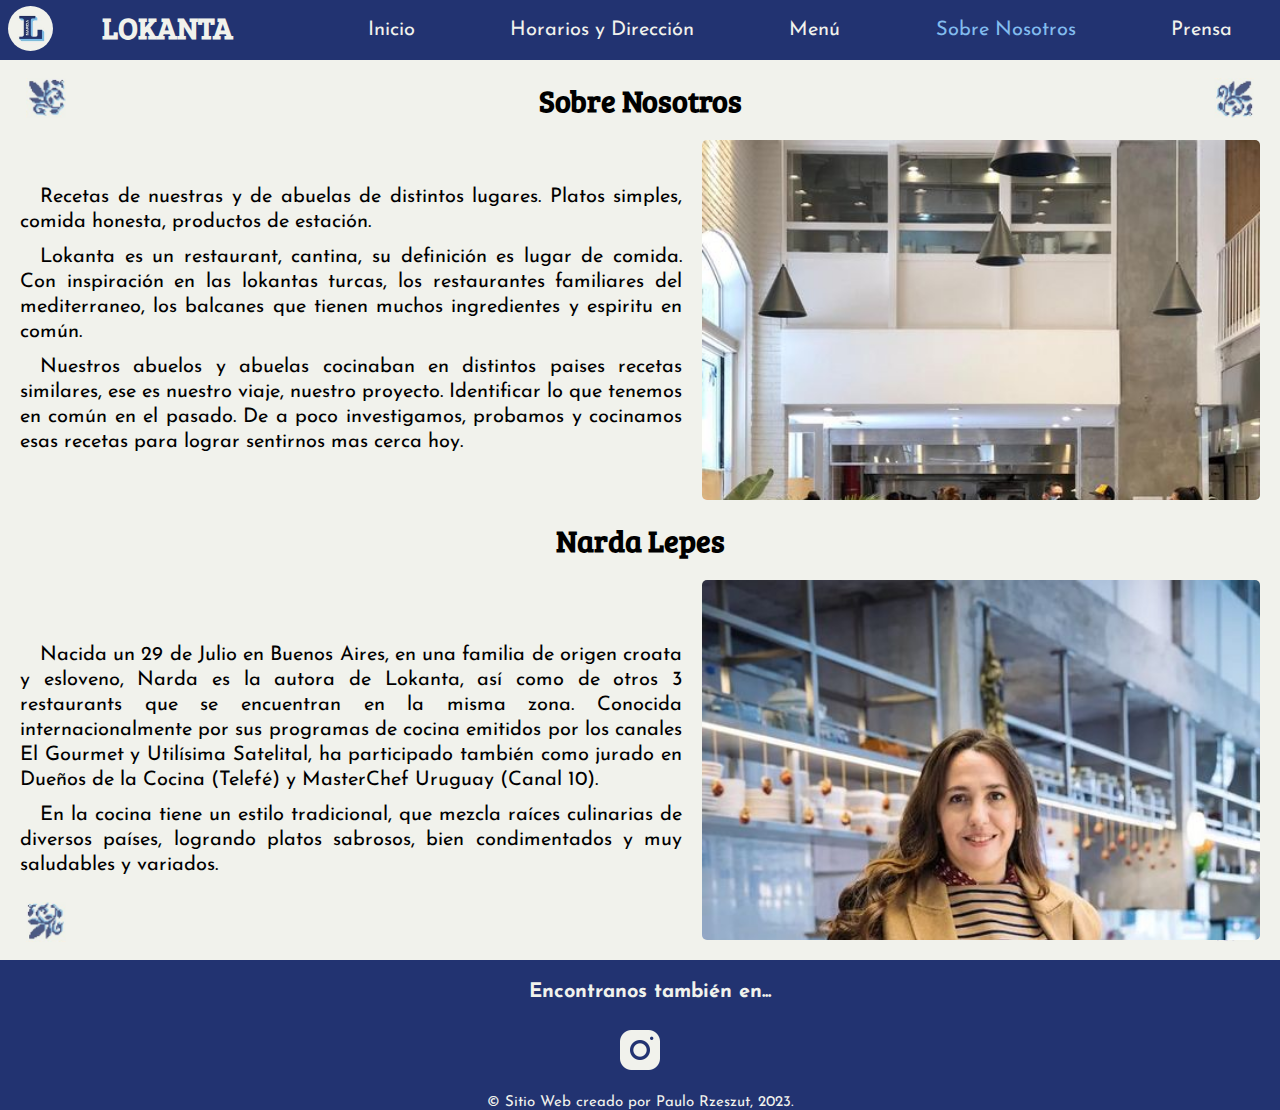
<file: pages/sobreNosotros.html>
<!DOCTYPE html>
<html lang="en">
<head>
    <meta charset="UTF-8">
    <meta http-equiv="X-UA-Compatible" content="IE=edge">
    <meta name="viewport" content="width=device-width, initial-scale=1.0">
    <title>Sobre Nosotros</title>
    <meta name="title" content="Sobre Nosotros">
    <meta name="description" content="Sitio web de práctica realizado en base al restaurant Lokanta. No es un sitio oficial, por lo que el contenido puede ser erróneo o estar desactualizado. En esta página encontrarás una descripción sobre la idea detrás del restaurant y su autora, Narda Lepes.">
    <meta name="keywords" content="restaurant, lokanta, narda, lepes, narda lepes, inicio, práctica, sobre nosotros">
    <meta name="robots" content="index, follow">
    <meta http-equiv="Content-Type" content="text/html; charset=utf-8">
    <meta name="language" content="Spanish">


    <!-- Google Fonts -->
    <link rel="preconnect" href="https://fonts.googleapis.com">
    <link rel="preconnect" href="https://fonts.gstatic.com" crossorigin>
    <link href="https://fonts.googleapis.com/css2?family=Bree+Serif&family=Josefin+Sans:wght@300&display=swap" rel="stylesheet">

    <!-- Favicon -->
    <link rel="apple-touch-icon" sizes="180x180" href="../images/apple-touch-icon.png">
    <link rel="icon" type="image/png" sizes="32x32" href="../images/favicon-32x32.png">
    <link rel="icon" type="image/png" sizes="16x16" href="../images/favicon-16x16.png">
    <link rel="manifest" href="../images/site.webmanifest">

    <!-- CSS -->
    <link rel="stylesheet" href="../css/styles.css">
</head>
<body>
    <div class="body">
        <header class="header">
            <a href="../index.html">
                <div class="header__static">
                        <div class="header__static__logo">
                            <img src="../images/logo.webp" alt="Logo de Lokanta">
                        </div>
                        <h1 class="header__static__title">
                            LOKANTA
                        </h1>
                </div>
            </a>
            <nav class="header__navbar">
                <div class="header__navbar__icon">
                    <div class="header__navbar__icon__line">
                    </div>
                    <div class="header__navbar__icon__line">
                    </div>
                    <div class="header__navbar__icon__line">
                    </div>
                </div>
                <ul class="header__navbar__ul">
                    <li class="header__navbar__ul__li">
                        <a href="../index.html">
                            Inicio
                        </a>
                    </li>
                    <li class="header__navbar__ul__li">
                        <a href="./horarios.html">
                            Horarios y Dirección
                        </a>
                    </li>
                    <li class="header__navbar__ul__li">
                        <a href="./menu.html">
                            Menú
                        </a>
                    </li>
                    <li class="header__navbar__ul__li active">
                        <a href="./sobreNosotros.html">
                            Sobre Nosotros
                        </a>
                    </li>
                    <li class="header__navbar__ul__li">
                        <a href="./prensa.html">
                            Prensa
                        </a>
                    </li>
                </ul>
            </nav>
        </header>
        <main class="sobreNosotros">
            <div class="esquinero__contenedor">
                <div class="esquinero bl">
                    <img src="../images/esquinero4.png" alt="Imagen tipo mosaico para decorar esquina">
                </div>
                <div class="esquinero br">
                    <img src="../images/esquinero1.png" alt="Imagen tipo mosaico para decorar esquina">
                </div>
                <div class="esquinero tl">
                    <img src="../images/esquinero3.png" alt="Imagen tipo mosaico para decorar esquina">
                </div>
                <div class="esquinero tr">
                    <img src="../images/esquinero2.png" alt="Imagen tipo mosaico para decorar esquina">
                </div>
            </div>
            <h2>Sobre Nosotros</h2>
            <div class="sobreNosotros__container">
                <section class="sobreNosotros__section">
                    <p>
                        Recetas de nuestras y de abuelas de distintos lugares. 
                        Platos simples, comida honesta, productos de estación.
                    </p>
                    <p>
                        Lokanta es un restaurant, cantina, su definición es lugar de comida.
                        Con inspiración en las lokantas turcas, los restaurantes familiares del mediterraneo, los balcanes que tienen muchos ingredientes 
                        y espiritu en común. 
                    </p>
                    <p>
                        Nuestros abuelos y abuelas cocinaban en distintos paises recetas similares, ese es nuestro viaje, nuestro proyecto. 
                        Identificar lo que tenemos en común en el pasado. De a poco investigamos, probamos y cocinamos esas recetas para lograr sentirnos mas cerca hoy.
                    </p>
                </section>
                <aside class="sobreNosotros__aside fade-in-der">
                    <img src="../images/imagen_interior.webp" alt="Interior del local.">
                </aside>
            </div>
            <h2>
                Narda Lepes
            </h2>
            <div class="sobreNosotros__container">
                <section class="sobreNosotros__section">
                    <p>
                        Nacida un 29 de Julio en Buenos Aires, en una familia de origen croata y esloveno, Narda es la
                        autora de Lokanta, así como de otros 3 restaurants que se encuentran en la misma zona. Conocida internacionalmente por sus programas de cocina emitidos por los canales
                        El Gourmet y Utilísima Satelital, ha participado también como jurado en Dueños de la Cocina (Telefé) y MasterChef Uruguay (Canal 10).
                    </p>
                    <p>
                        En la cocina tiene un estilo tradicional, que mezcla raíces culinarias de diversos países, logrando platos
                        sabrosos, bien condimentados y muy saludables y variados.
                    </p>
                </section>
                <aside class="sobreNosotros__aside fade-in-der">
                    <img name="Narda1" src="../images/imagen_narda.jpg" alt="Narda Lepes en Lokanta.">
                    <label for="Narda1">Foto de <a href="https://www.instagram.com/denisegiovaneli/?hl=es">@denisegiovaneli</a></label>
                </aside>
            </div>
        </main>
        <footer class="footer">
            <div class="footer__redes">
                <p>
                    Encontranos también en...
                </p>
                <ul>
                    <li>
                        <a href="https://www.instagram.com/lokantaimprenta/?hl=es">
                            <img src="../images/icono_instagram.png" alt="Icono de Instagram">
                        </a>
                    </li>
                </ul>
            </div>
            <a href="https://paulo.ar" target="_blank">
                © Sitio Web creado por Paulo Rzeszut, 2023.
            </a>
        </footer>
    </div>
</body>
<script src="../js/scripts.js"></script>
</html>
</file>
<file: css/styles.css>
* {
  margin: 0;
  padding: 0;
  box-sizing: border-box;
}

html {
  font-size: 62.5%;
}

body {
  min-height: 100vh;
  background-color: #f1f2ec;
  font-family: "Josefin Sans", sans-serif;
}

main {
  flex: 1;
  padding: 1rem;
  position: relative;
}

.esquinero {
  width: 4rem;
  height: 4rem;
  position: absolute;
  z-index: -1;
  opacity: 0.8;
}
.esquinero img {
  width: 100%;
  height: 100%;
}

.bl {
  bottom: 2vh;
  left: 2vw;
  display: none;
}

.br {
  bottom: 2vh;
  right: 2vw;
  display: none;
}

.tl {
  top: 2vh;
  left: 2vw;
}

.tr {
  top: 2vh;
  right: 2vw;
}

h1 {
  font-family: "Bree Serif", serif;
  font-size: 3rem;
}

h2 {
  font-family: "Bree Serif", serif;
  font-size: 3rem;
  padding: 1rem;
  text-align: center;
}

h3 {
  font-family: "Bree Serif", serif;
  font-size: 2rem;
  padding: 1rem;
  text-align: left;
}

h4 {
  font-family: "Bree Serif", serif;
  font-size: 1.75rem;
  padding: 1rem;
  text-align: left;
  color: #f1f2ec;
  font-style: italic;
  border-bottom: grey solid 0.1rem;
  display: inline-block;
  width: 90%;
}

a {
  text-decoration: none;
  color: #f1f2ec;
}

p {
  font-size: 2rem;
  text-indent: 2rem;
  text-align: justify;
  line-height: 2.5rem;
  margin: 1rem;
}

label {
  width: 100%;
  color: grey;
  align-self: center;
}
label a {
  color: grey;
}

.header {
  background-color: #223371;
  width: 100vw;
  height: 6rem;
  position: sticky;
  top: 0;
  display: flex;
  flex-direction: row;
  z-index: 2;
}

.header__static {
  display: flex;
  flex-direction: row;
  justify-content: space-around;
  align-items: center;
  position: relative;
  z-index: 1;
}
.header__static__logo {
  height: 5rem;
  width: 5rem;
  position: absolute;
  left: 0.5rem;
  top: 0.35rem;
  padding: 0.25rem;
}
.header__static img {
  border-radius: 100%;
  width: 100%;
}
.header__static__title {
  width: 60vw;
  padding: 0.75vh 0 1vh 1vw;
  position: absolute;
  top: 0;
  left: 20vw;
  color: #f1f2ec;
  background-color: #223371;
}

.header__navbar__icon {
  position: absolute;
  right: 1rem;
  top: 1.25rem;
  cursor: pointer;
  background-color: #223371;
  z-index: 1;
}
.header__navbar__icon__line {
  background-color: #f1f2ec;
  height: 0.25rem;
  width: 3rem;
  border-radius: 1rem;
  margin: 0.5rem;
}
.header__navbar__ul {
  background-color: #223371;
  height: fit-content;
  display: flex;
  flex-direction: column;
  justify-content: space-around;
  align-items: center;
  list-style: none;
  width: 100vw;
  position: relative;
  top: -18rem;
  transition: all 1s ease-in-out;
  z-index: 0;
}
.header__navbar__ul.open {
  position: relative;
  top: 5.5rem;
}
.header__navbar__ul__li {
  font-size: 2rem;
  padding: 0.5rem;
  opacity: 0;
}
.header__navbar__ul__li.fade {
  opacity: 1;
}
.header__navbar__ul__li:nth-child(1) {
  transition: all 0.8s ease-in;
}
.header__navbar__ul__li:nth-child(2) {
  transition: all 0.85s ease-in;
}
.header__navbar__ul__li:nth-child(3) {
  transition: all 0.9s ease-in;
}
.header__navbar__ul__li:nth-child(4) {
  transition: all 0.95s ease-in;
}
.header__navbar__ul__li:nth-child(5) {
  transition: all 1s ease-in;
}

.active a {
  color: #82bcee;
}

.footer {
  width: 100vw;
  height: fit-content;
  padding-top: 1rem;
  background-color: #223371;
  display: flex;
  flex-direction: column;
  justify-content: center;
  align-items: center;
}
.footer__redes p {
  color: #f1f2ec;
  font-size: 2rem;
  font-weight: bold;
}
.footer__redes ul {
  list-style: none;
  display: flex;
  flex-direction: row;
  justify-content: center;
  align-items: center;
  flex-wrap: wrap;
  padding: 1rem;
  margin-bottom: 0.5rem;
}
.footer__redes ul li {
  width: 5rem;
  height: 5rem;
}
.footer__redes ul li img {
  width: 100%;
  filter: invert(98%) sepia(17%) saturate(217%) hue-rotate(33deg) brightness(103%) contrast(90%);
}
.footer a {
  margin-top: 0.5rem;
  font-size: 1.5rem;
}

.index__aside {
  margin: 1rem;
  border-radius: 0.5rem;
  overflow: hidden;
}
.index__aside img {
  width: 100%;
}

.index__section__cita {
  font-style: italic;
}

.index__section__autor {
  text-align: right;
}
.index__section__autor a {
  color: blue;
}

.index__section__aclaracion {
  font-weight: bold;
}

.horarios {
  display: flex;
  flex-direction: column;
  justify-content: center;
  align-items: center;
}
.horarios__direccion {
  display: flex;
  flex-direction: column;
  justify-content: center;
  align-items: center;
}
.horarios__direccion__mapa--md {
  display: none;
}

.sobreNosotros__aside {
  margin: 1rem;
  border-radius: 0.5rem;
  overflow: hidden;
}
.sobreNosotros__aside img {
  width: 100%;
}

.comidas {
  background-color: #82bcee;
  border-radius: 0.5rem;
  box-shadow: 0 0 0 0.1rem #223371 inset;
}
.comidas h3 {
  opacity: 0.7;
}
.comidas ul {
  padding: 0.5rem;
  list-style-image: url(../../images/icono_ul.png);
  list-style-position: inside;
}
.comidas p {
  font-size: 1.5rem;
  opacity: 0.9;
}

.menu__imagenes {
  width: 100%;
  margin: 1rem 0 1rem 0;
  border-radius: 0.5rem;
  overflow: hidden;
}
.menu__imagenes img {
  width: 100%;
  display: block;
  object-fit: cover;
  object-position: center;
}

.menu__imagenes__md {
  display: none;
}

.carousel {
  width: 95vw;
  height: 40vh;
  position: relative;
}
.carousel ul {
  list-style: none;
  margin: 0;
  padding: 0;
}

.slide {
  position: absolute;
  inset: 0;
  opacity: 0;
  transition: 0.2s opacity ease-in-out;
  transition-delay: 0.2s;
}
.slide img {
  display: block;
  width: 100%;
  height: 100%;
  object-fit: cover;
  object-position: center;
}

.slide[data-active] {
  opacity: 1;
  transition-delay: 0s;
}

.carousel__boton {
  position: absolute;
  z-index: 1;
  background: none;
  border: none;
  font-size: 4rem;
  color: #f1f2ec;
  opacity: 0.5;
  top: 50%;
  transform: translateY(-50%);
  cursor: pointer;
  border-radius: 0.25rem;
  padding: 0.5rem 1rem 1rem 1rem;
  background-color: #82bcee;
  display: flex;
  align-items: center;
  justify-content: center;
}

.carousel__boton:hover, .carousel__boton:focus {
  opacity: 1;
}

.carousel__boton:focus {
  outline: 1px solid black;
}

.prev {
  left: 1rem;
}

.next {
  right: 1rem;
}

.prensa__container {
  border-radius: 0.5rem;
  border: #223371 solid 2px;
  margin: 1rem;
  padding-bottom: 1rem;
}

.prensa__section {
  display: flex;
  flex-direction: column;
}
.prensa__section a {
  color: #223371;
  background-color: #82bcee;
  border-radius: 0.5rem;
  padding: 0.5rem;
  font-size: 2rem;
  font-style: italic;
  font-weight: bold;
  align-self: center;
}

.prensa__aside {
  margin: 1rem;
  overflow: hidden;
}
.prensa__aside img {
  width: 100%;
  object-fit: cover;
  object-position: center;
  border-radius: 0.5rem;
}

@media screen and (min-width: 600px) {
  .br {
    display: block;
  }
  .bl {
    display: block;
  }
  .index__container {
    display: flex;
    flex-direction: row;
    align-items: center;
  }
  .index__aside {
    width: 45%;
    display: inline-block;
  }
  .index__section {
    width: 55%;
    display: inline-block;
  }
  .menu__imagenes {
    display: flex;
    justify-content: center;
  }
  .menu__imagenes__sm {
    display: none;
  }
  .menu__imagenes__md {
    display: inline-block;
  }
  .menu__section {
    display: flex;
    flex-direction: column;
  }
  .comidas {
    width: 80%;
    align-self: center;
  }
  .sobreNosotros__container {
    display: flex;
    flex-direction: row;
    align-items: center;
  }
  .sobreNosotros__section {
    width: 55%;
    display: inline-block;
  }
  .sobreNosotros__aside {
    width: 45%;
    display: inline-block;
    align-items: center;
  }
  .prensa__container {
    display: flex;
    flex-direction: row;
    align-items: center;
  }
  .prensa__section {
    width: 55%;
  }
  .prensa__aside {
    width: 45%;
  }
}
@media screen and (min-width: 768px) {
  .horarios__container {
    display: flex;
    flex-direction: row;
    align-items: start;
  }
  .horarios__horarios {
    width: 50%;
    display: inline-block;
  }
  .horarios__direccion {
    width: 50%;
    display: inline-flex;
    flex-direction: column;
    align-items: center;
  }
  .horarios__direccion__mapa--sm {
    display: none;
  }
  .horarios__direccion__mapa--md {
    display: block;
    width: 95%;
    justify-self: center;
  }
  .menu__container {
    display: flex;
    flex-direction: row;
    justify-content: space-around;
    align-items: start;
  }
  .menu__section {
    width: 49%;
    display: inline-block;
  }
  .comidas {
    width: 100%;
  }
  .menu__imagenes {
    width: 49%;
    display: inline-flex;
    position: sticky;
    top: 10rem;
  }
  .carousel {
    height: 80vh;
  }
  .menu__vinos {
    width: 100%;
    display: flex;
    flex-direction: column;
    align-items: center;
  }
  .comidas__vinos {
    width: 85%;
  }
}
@media screen and (min-width: 900px) {
  .header {
    justify-content: space-between;
  }
  .header__static {
    width: 20%;
  }
  .header__static__title {
    left: 7vw;
    width: fit-content;
  }
  .header__navbar {
    width: 75%;
  }
  .header__navbar__icon {
    display: none;
  }
  .header__navbar__ul {
    width: 100%;
    top: 1.5rem;
    flex-direction: row;
    transition: all 0s;
    z-index: 1;
  }
  .header__navbar__ul.open {
    top: 1.5rem;
  }
  .header__navbar__ul__li {
    opacity: 1;
  }
  .header__navbar__ul__li:nth-child(1) {
    transition: all 0s;
  }
  .header__navbar__ul__li:nth-child(2) {
    transition: all 0s;
  }
  .header__navbar__ul__li:nth-child(3) {
    transition: all 0s;
  }
  .header__navbar__ul__li:nth-child(4) {
    transition: all 0s;
  }
  .header__navbar__ul__li:nth-child(5) {
    transition: all 0s;
  }
  .fade-in-der {
    animation: fadeInDer 2s ease-in-out;
  }
  @keyframes fadeInDer {
    from {
      opacity: 0;
      transform: translate(100px);
    }
    to {
      opacity: 1;
      transform: translate(0);
    }
  }
}
@media screen and (min-width: 1200px) {
  .sobreNosotros__aside {
    max-height: 40vh;
  }
  .sobreNosotros__aside img {
    display: flex;
    justify-content: center;
    align-items: center;
  }
  .prensa__aside {
    max-height: 40vh;
  }
  .prensa__aside img {
    height: 100%;
    width: 100%;
    object-fit: cover;
    object-position: center;
  }
}

/*# sourceMappingURL=styles.css.map */
</file>
